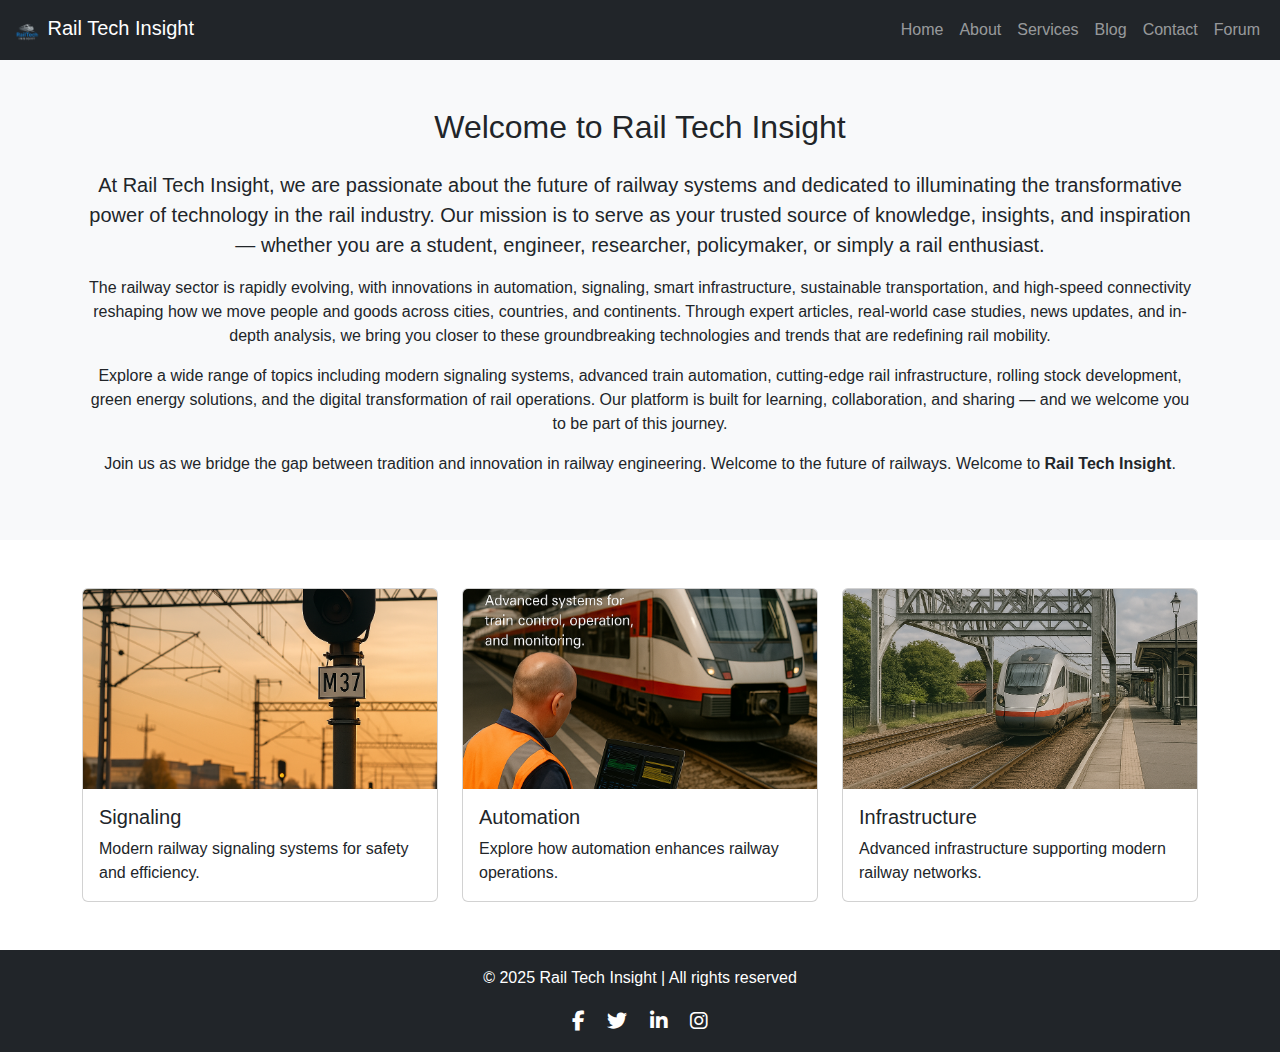
<file: index.html>
<!DOCTYPE html>
<html lang="en">
<head>
  <meta charset="UTF-8">
  <meta name="viewport" content="width=device-width, initial-scale=1.0">
  <title>Rail Tech Insight</title>
  <link href="https://cdn.jsdelivr.net/npm/bootstrap@5.3.3/dist/css/bootstrap.min.css" rel="stylesheet">
  <link href="style.css" rel="stylesheet">
  <link rel="stylesheet" href="https://cdnjs.cloudflare.com/ajax/libs/font-awesome/6.4.0/css/all.min.css">
</head>
<body>
  <!-- Navbar -->
  <nav class="navbar navbar-expand-lg navbar-dark bg-dark">
    <div class="container-fluid">
      <a class="navbar-brand" href="#"><img src="logo.png" alt="Logo" width="30" height="30" class="d-inline-block align-text-top"> Rail Tech Insight</a>
      <button class="navbar-toggler" type="button" data-bs-toggle="collapse" data-bs-target="#navbarNav">
        <span class="navbar-toggler-icon"></span>
      </button>
      <div class="collapse navbar-collapse" id="navbarNav">
        <ul class="navbar-nav ms-auto">
          <li class="nav-item"><a class="nav-link" href="index.html">Home</a></li>
          <li class="nav-item"><a class="nav-link" href="about.html">About</a></li>
          <li class="nav-item"><a class="nav-link" href="services.html">Services</a></li>
          <li class="nav-item"><a class="nav-link" href="blog.html">Blog</a></li>
          <li class="nav-item"><a class="nav-link" href="contact.html">Contact</a></li>
          <li class="nav-item"><a class="nav-link" href="forum.html">Forum</a></li>
        </ul>
      </div>
    </div>
  </nav>

  <section class="py-5 bg-light text-center">
    <div class="container">
      <h2 class="mb-4">Welcome to Rail Tech Insight</h2>
      <p class="lead">
        At <strong>Rail Tech Insight</strong>, we are passionate about the future of railway systems and dedicated to
        illuminating the transformative power of technology in the rail industry. Our mission is to serve as your
        trusted source of knowledge, insights, and inspiration — whether you are a student, engineer, researcher,
        policymaker, or simply a rail enthusiast.
      </p>
      <p>
        The railway sector is rapidly evolving, with innovations in automation, signaling, smart infrastructure,
        sustainable transportation, and high-speed connectivity reshaping how we move people and goods across cities,
        countries, and continents. Through expert articles, real-world case studies, news updates, and in-depth analysis,
        we bring you closer to these groundbreaking technologies and trends that are redefining rail mobility.
      </p>
      <p>
        Explore a wide range of topics including modern signaling systems, advanced train automation, cutting-edge
        rail infrastructure, rolling stock development, green energy solutions, and the digital transformation of
        rail operations. Our platform is built for learning, collaboration, and sharing — and we welcome you to be
        part of this journey.
      </p>
      <p>
        Join us as we bridge the gap between tradition and innovation in railway engineering. Welcome to the future
        of railways. Welcome to <strong>Rail Tech Insight</strong>.
      </p>
    </div>
  </section>
  
  <!-- Cards Section -->
  <section class="container my-5">
    <div class="row row-cols-1 row-cols-md-3 g-4">
      <div class="col">
        <div class="card h-100">
          <img src="signaling.png" class="card-img-top" alt="Signaling">
          <div class="card-body">
            <h5 class="card-title">Signaling</h5>
            <p class="card-text">Modern railway signaling systems for safety and efficiency.</p>
          </div>
        </div>
      </div>
      <div class="col">
        <div class="card h-100">
          <img src="automation.png" class="card-img-top" alt="Automation">
          <div class="card-body">
            <h5 class="card-title">Automation</h5>
            <p class="card-text">Explore how automation enhances railway operations.</p>
          </div>
        </div>
      </div>
      <div class="col">
        <div class="card h-100">
          <img src="infrastructure.png" class="card-img-top" alt="Infrastructure">
          <div class="card-body">
            <h5 class="card-title">Infrastructure</h5>
            <p class="card-text">Advanced infrastructure supporting modern railway networks.</p>
          </div>
        </div>
      </div>
    </div>
  </section>

  <!-- Footer -->
  <footer class="bg-dark text-white text-center py-3">
    <div class="container">
      <p>© 2025 Rail Tech Insight | All rights reserved</p>
      <div class="social-icons">
        <a href="#" class="text-white me-2"><i class="fab fa-facebook-f"></i></a>
        <a href="#" class="text-white me-2"><i class="fab fa-twitter"></i></a>
        <a href="#" class="text-white me-2"><i class="fab fa-linkedin-in"></i></a>
        <a href="#" class="text-white"><i class="fab fa-instagram"></i></a>
      </div>
    </div>
  </footer>

  <script src="https://cdn.jsdelivr.net/npm/bootstrap@5.3.3/dist/js/bootstrap.bundle.min.js"></script>
</body>
</html>
</file>
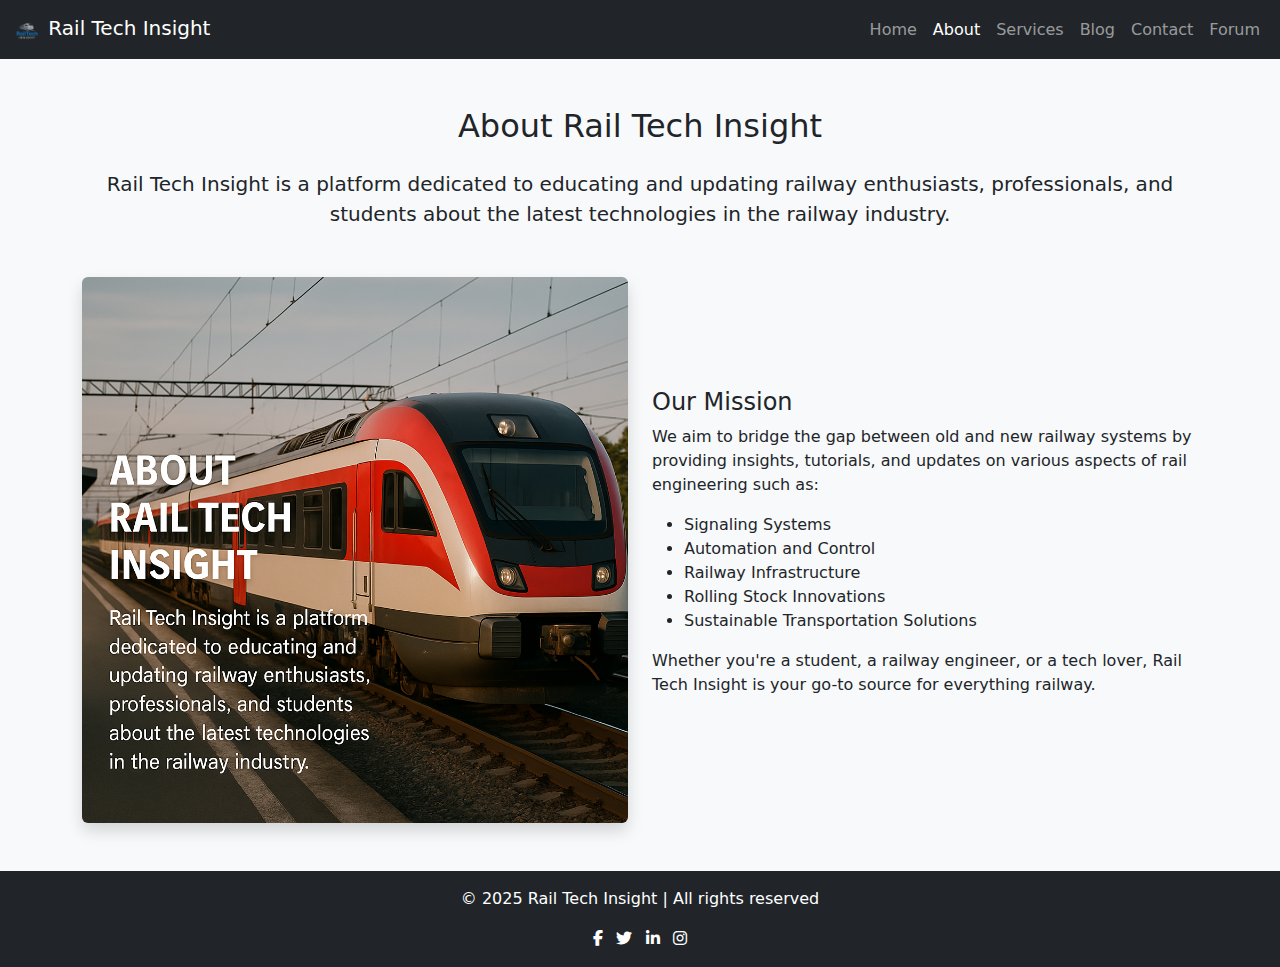
<file: about.html>
<!DOCTYPE html>
<html lang="en">
<head>
  <meta charset="UTF-8">
  <title>About Us - Rail Tech Insight</title>
  <meta name="viewport" content="width=device-width, initial-scale=1">
  <link href="https://cdn.jsdelivr.net/npm/bootstrap@5.3.3/dist/css/bootstrap.min.css" rel="stylesheet">
  <!-- Font Awesome CDN -->
<link rel="stylesheet" href="https://cdnjs.cloudflare.com/ajax/libs/font-awesome/6.5.0/css/all.min.css">

</head>
<body>

  <!-- Navbar -->
  <nav class="navbar navbar-expand-lg navbar-dark bg-dark">
    <div class="container-fluid">
      <a class="navbar-brand" href="#"><img src="logo.png" alt="Logo" width="30" height="30" class="d-inline-block align-text-top"> Rail Tech Insight</a>
      <button class="navbar-toggler" type="button" data-bs-toggle="collapse" data-bs-target="#navbarNav">
        <span class="navbar-toggler-icon"></span>
      </button>
      <div class="collapse navbar-collapse justify-content-end" id="navbarNav">
        <ul class="navbar-nav">
          <li class="nav-item"><a class="nav-link" href="index.html">Home</a></li>
          <li class="nav-item"><a class="nav-link active" href="#">About</a></li>
          <li class="nav-item"><a class="nav-link" href="services.html">Services</a></li>
          <li class="nav-item"><a class="nav-link" href="blog.html">Blog</a></li>
          <li class="nav-item"><a class="nav-link" href="contact.html">Contact</a></li>
          <li class="nav-item"><a class="nav-link" href="forum.html">Forum</a></li>
        </ul>
      </div>
    </div>
  </nav>

  <!-- Main Content -->
  <section class="py-5 bg-light">
    <div class="container">
      <h2 class="text-center mb-4">About Rail Tech Insight</h2>
      <p class="lead text-center">
        Rail Tech Insight is a platform dedicated to educating and updating railway enthusiasts, professionals, and students
        about the latest technologies in the railway industry.
      </p>
      <div class="row mt-5 align-items-center">
        <div class="col-md-6 mb-4 mb-md-0">
          <img src="about.png" class="img-fluid rounded shadow" alt="Rail Technology">
        </div>
        <div class="col-md-6">
          <h4>Our Mission</h4>
          <p>
            We aim to bridge the gap between old and new railway systems by providing insights, tutorials, and updates on
            various aspects of rail engineering such as:
          </p>
          <ul>
            <li>Signaling Systems</li>
            <li>Automation and Control</li>
            <li>Railway Infrastructure</li>
            <li>Rolling Stock Innovations</li>
            <li>Sustainable Transportation Solutions</li>
          </ul>
          <p>
            Whether you're a student, a railway engineer, or a tech lover, Rail Tech Insight is your go-to source for everything railway.
          </p>
        </div>
      </div>
    </div>
  </section>
<footer class="bg-dark text-white text-center py-3">
    <div class="container">
      <p>© 2025 Rail Tech Insight | All rights reserved</p>
      <div class="social-icons">
        <a href="#" class="text-white me-2"><i class="fab fa-facebook-f"></i></a>
        <a href="#" class="text-white me-2"><i class="fab fa-twitter"></i></a>
        <a href="#" class="text-white me-2"><i class="fab fa-linkedin-in"></i></a>
        <a href="#" class="text-white"><i class="fab fa-instagram"></i></a>
      </div>
    </div>
  </footer>

  <script src="https://cdn.jsdelivr.net/npm/bootstrap@5.3.3/dist/js/bootstrap.bundle.min.js"></script>
</body>
</html>
</file>
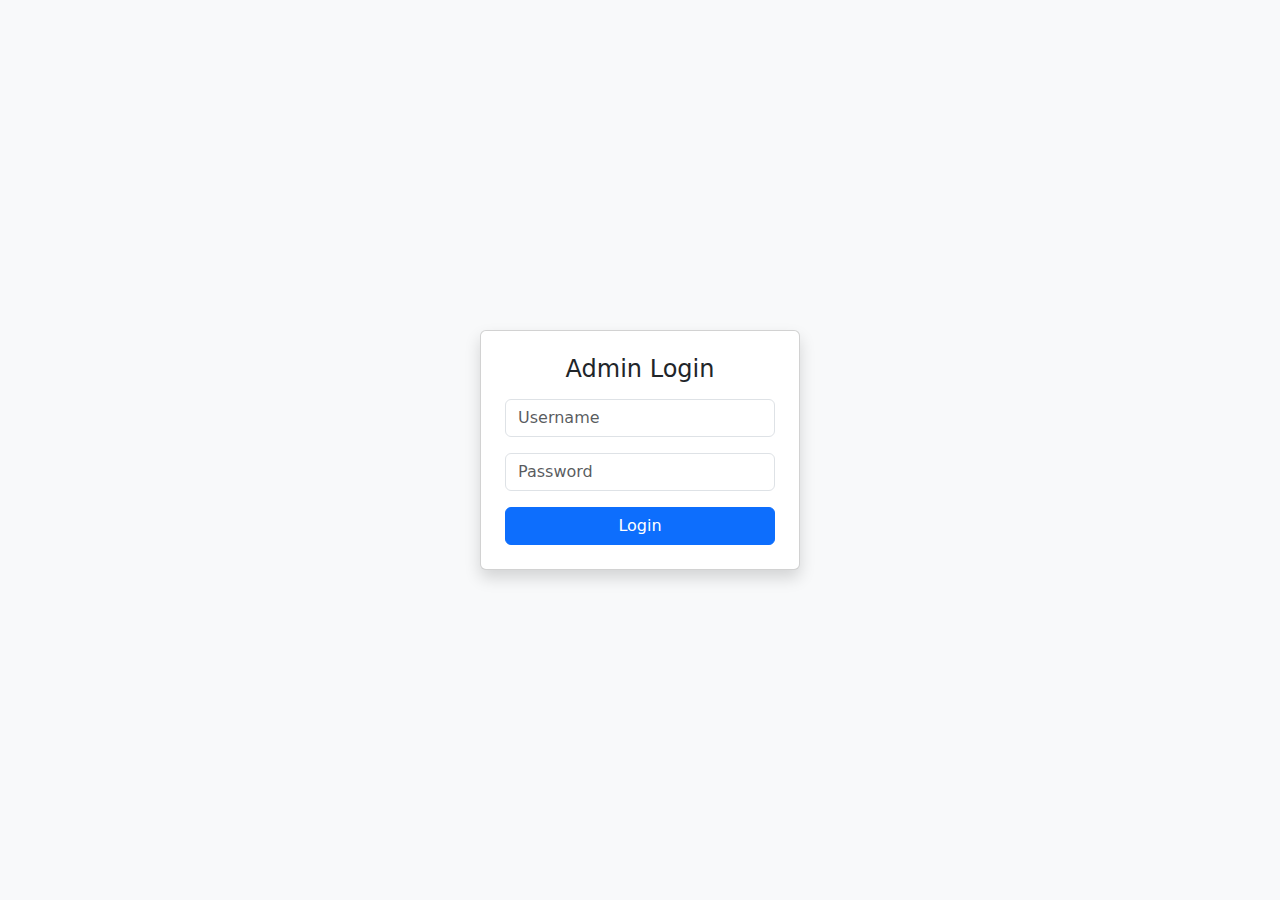
<file: admin.html>
<!DOCTYPE html>
<html lang="en">
<head>
  <meta charset="UTF-8">
  <title>Admin Dashboard</title>
  <meta name="viewport" content="width=device-width, initial-scale=1">
  <link href="https://cdn.jsdelivr.net/npm/bootstrap@5.3.3/dist/css/bootstrap.min.css" rel="stylesheet">
  <script>
    if (!localStorage.getItem('isLoggedIn')) {
      window.location.href = 'login.html';
    }
  </script>
</head>
<body>
  <div class="container my-5">
    <h2 class="text-center mb-4">Admin Dashboard</h2>
    <div class="row g-4">
      <div class="col-md-4">
        <a href="manage-posts.html" class="btn btn-outline-primary w-100">Manage Blog Posts</a>
      </div>
      <div class="col-md-4">
        <a href="forum.html" class="btn btn-outline-success w-100">Forum Moderation</a>
      </div>
      <div class="col-md-4">
        <button onclick="logout()" class="btn btn-outline-danger w-100">Logout</button>
      </div>
    </div>
  </div>

  <script>
    function logout() {
      localStorage.removeItem("isLoggedIn");
      window.location.href = "login.html";
    }
  </script>
</body>
</html>
</file>
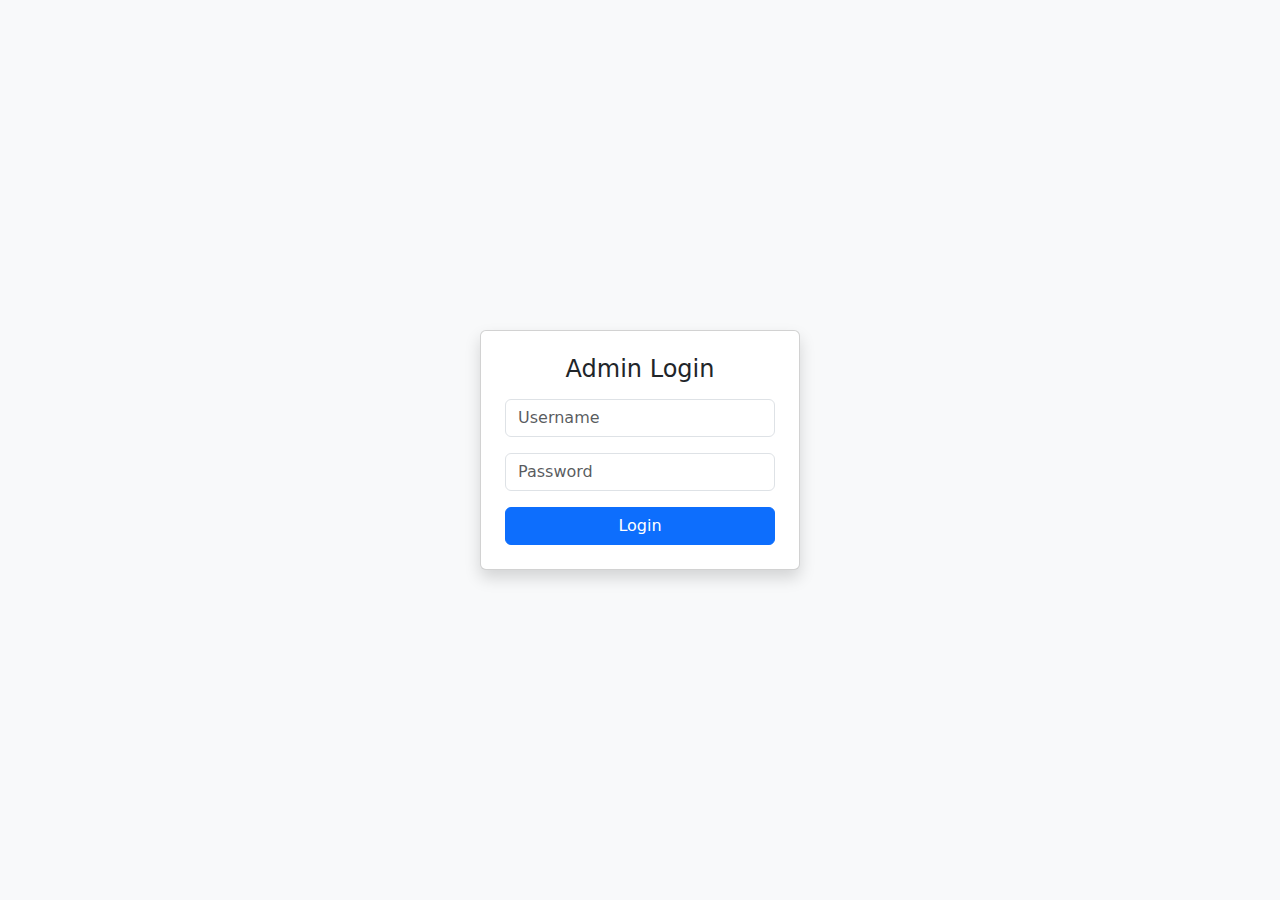
<file: login.html>
<!DOCTYPE html>
<html lang="en">
<head>
  <meta charset="UTF-8">
  <title>Admin Login - Rail Tech Insight</title>
  <meta name="viewport" content="width=device-width, initial-scale=1">
  <link href="https://cdn.jsdelivr.net/npm/bootstrap@5.3.3/dist/css/bootstrap.min.css" rel="stylesheet">
</head>
<body class="bg-light">
  <div class="container d-flex justify-content-center align-items-center vh-100">
    <div class="card p-4 shadow" style="min-width: 320px;">
      <h4 class="mb-3 text-center">Admin Login</h4>
      <form onsubmit="handleLogin(event)">
        <div class="mb-3">
          <input type="text" id="username" class="form-control" placeholder="Username" required>
        </div>
        <div class="mb-3">
          <input type="password" id="password" class="form-control" placeholder="Password" required>
        </div>
        <button type="submit" class="btn btn-primary w-100">Login</button>
      </form>
    </div>
  </div>

  <script>
    function handleLogin(event) {
      event.preventDefault();
      const username = document.getElementById('username').value;
      const password = document.getElementById('password').value;

      // Demo credentials
      if (username === "admin" && password === "12345") {
        localStorage.setItem("isLoggedIn", "true");
        window.location.href = "admin.html";
      } else {
        alert("Invalid credentials!");
      }
    }
  </script>
</body>
</html>
</file>
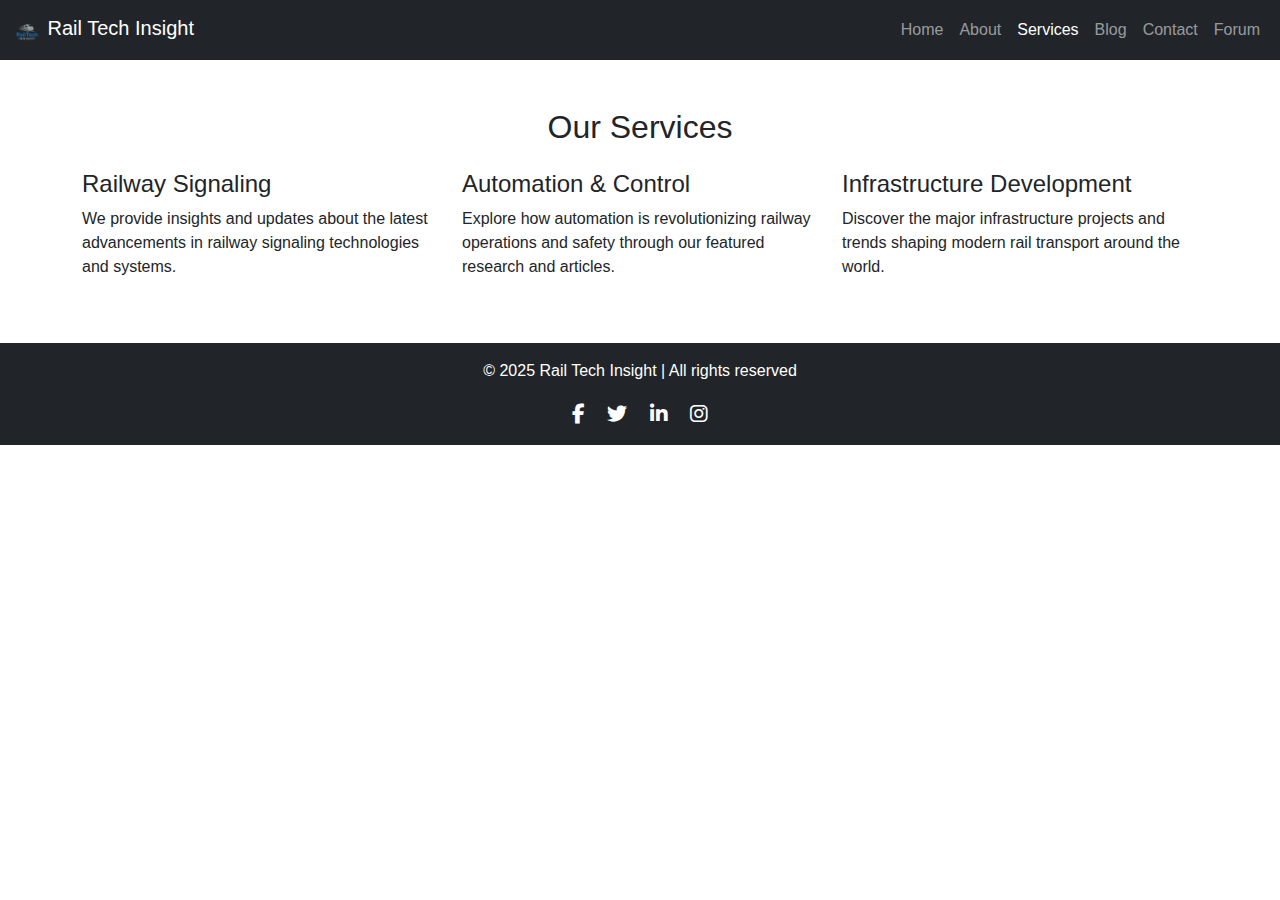
<file: services.html>
<!DOCTYPE html>
<html lang="en">
<head>
  <meta charset="UTF-8">
  <title>Services - Rail Tech Insight</title>
  <meta name="viewport" content="width=device-width, initial-scale=1">
  <link href="https://cdn.jsdelivr.net/npm/bootstrap@5.3.3/dist/css/bootstrap.min.css" rel="stylesheet">
  <link rel="stylesheet" href="style.css">
  <!-- Font Awesome CDN -->
<link rel="stylesheet" href="https://cdnjs.cloudflare.com/ajax/libs/font-awesome/6.5.0/css/all.min.css">

</head>
<body>
    <nav class="navbar navbar-expand-lg navbar-dark bg-dark">
        <div class="container-fluid">
          <a class="navbar-brand" href="#"><img src="logo.png" alt="Logo" width="30" height="30" class="d-inline-block align-text-top"> Rail Tech Insight</a>
          <button class="navbar-toggler" type="button" data-bs-toggle="collapse" data-bs-target="#navbarNav">
            <span class="navbar-toggler-icon"></span>
          </button>
    <div class="collapse navbar-collapse" id="navbarNav">
      <ul class="navbar-nav ms-auto">
        <li class="nav-item"><a class="nav-link" href="index.html">Home</a></li>
        <li class="nav-item"><a class="nav-link" href="about.html">About</a></li>
        <li class="nav-item"><a class="nav-link active" href="services.html">Services</a></li>
        <li class="nav-item"><a class="nav-link" href="blog.html">Blog</a></li>
        <li class="nav-item"><a class="nav-link" href="contact.html">Contact</a></li>
        <li class="nav-item"><a class="nav-link" href="forum.html">Forum</a></li>
      </ul>
    </div>
  </div>
</nav>
<section class="container my-5">
  <h2 class="text-center mb-4">Our Services</h2>
  <div class="row">
    <div class="col-md-4">
      <h4>Railway Signaling</h4>
      <p>We provide insights and updates about the latest advancements in railway signaling technologies and systems.</p>
    </div>
    <div class="col-md-4">
      <h4>Automation & Control</h4>
      <p>Explore how automation is revolutionizing railway operations and safety through our featured research and articles.</p>
    </div>
    <div class="col-md-4">
      <h4>Infrastructure Development</h4>
      <p>Discover the major infrastructure projects and trends shaping modern rail transport around the world.</p>
    </div>
  </div>
</section>
<footer class="bg-dark text-white text-center py-3">
    <div class="container">
      <p>© 2025 Rail Tech Insight | All rights reserved</p>
      <div class="social-icons">
        <a href="#" class="text-white me-2"><i class="fab fa-facebook-f"></i></a>
        <a href="#" class="text-white me-2"><i class="fab fa-twitter"></i></a>
        <a href="#" class="text-white me-2"><i class="fab fa-linkedin-in"></i></a>
        <a href="#" class="text-white"><i class="fab fa-instagram"></i></a>
      </div>
    </div>
  </footer>

  <script src="https://cdn.jsdelivr.net/npm/bootstrap@5.3.3/dist/js/bootstrap.bundle.min.js"></script>
</body>
</html>
</file>
<file: style.css>
body {
  font-family: 'Segoe UI', Tahoma, Geneva, Verdana, sans-serif;
}

.card-img-top {
  height: 200px;
  object-fit: cover;
}

footer .social-icons a {
  font-size: 20px;
  margin: 0 10px;
}
</file>
